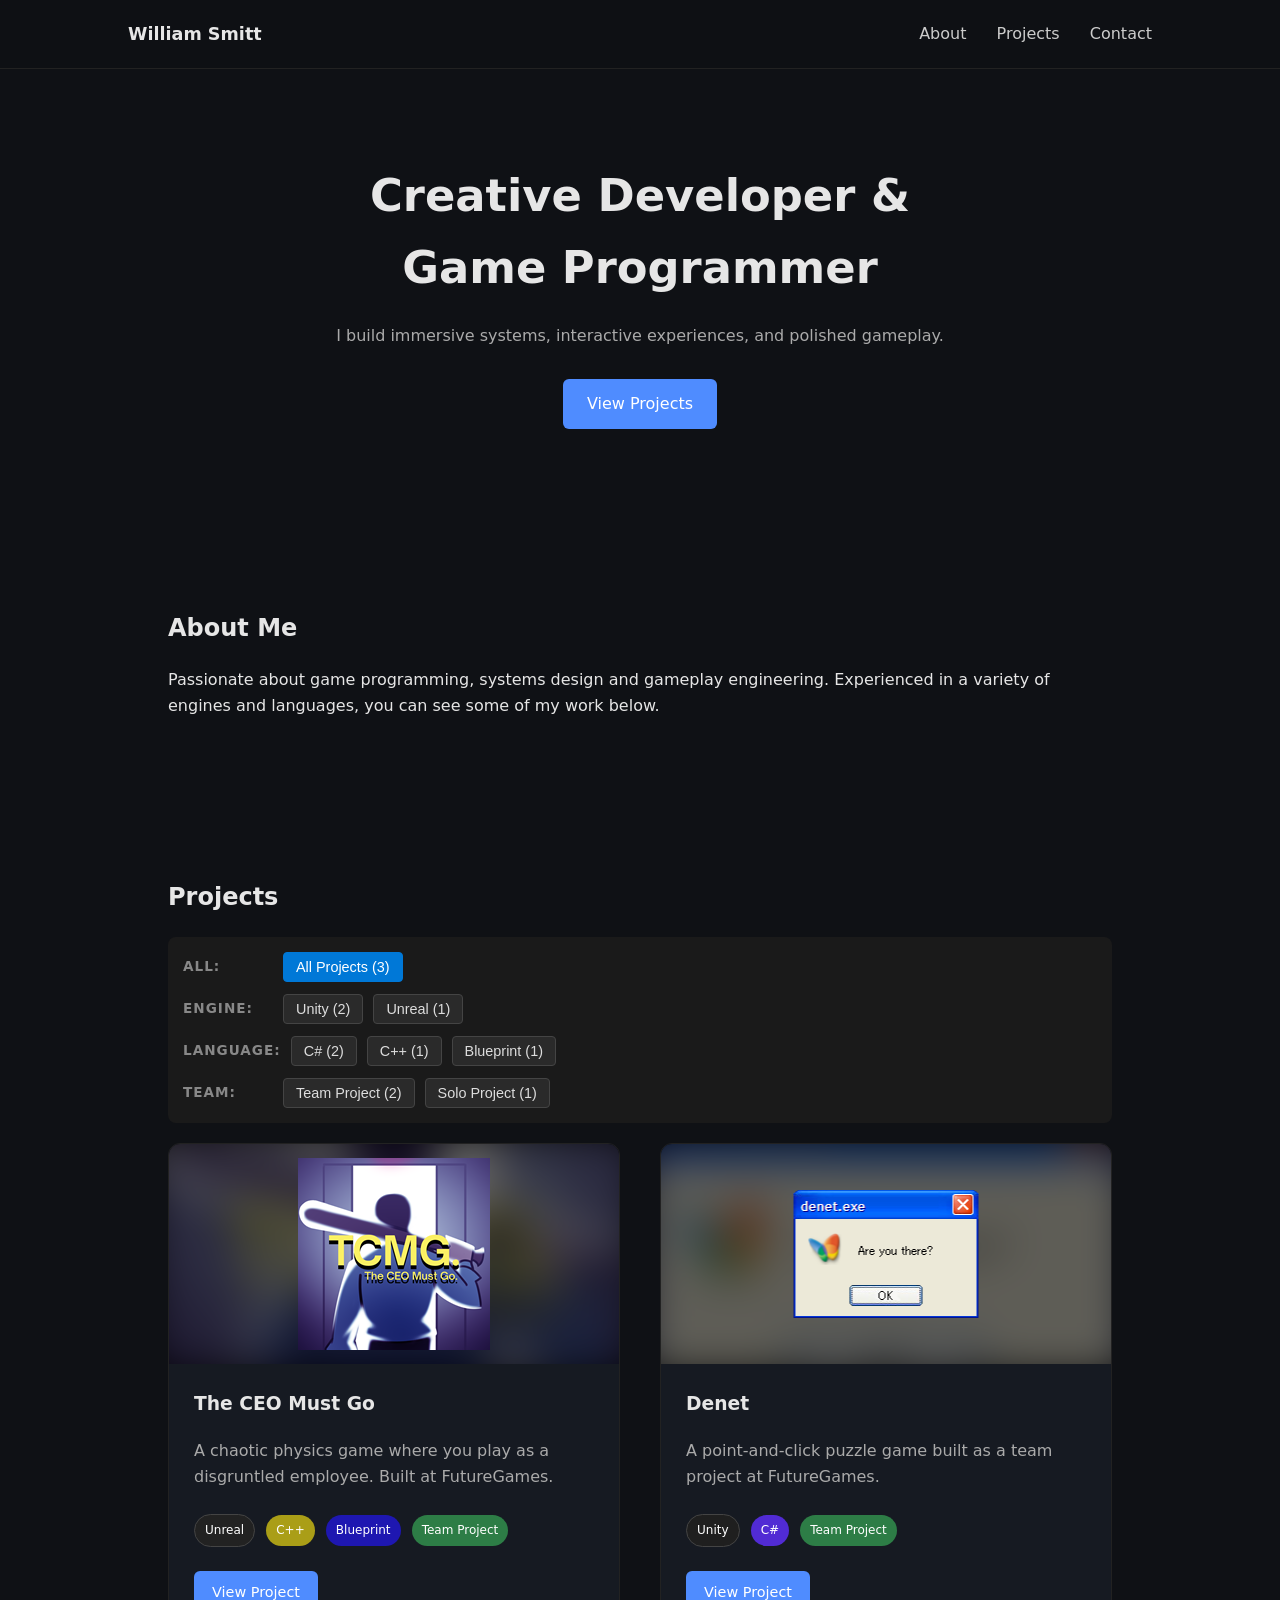
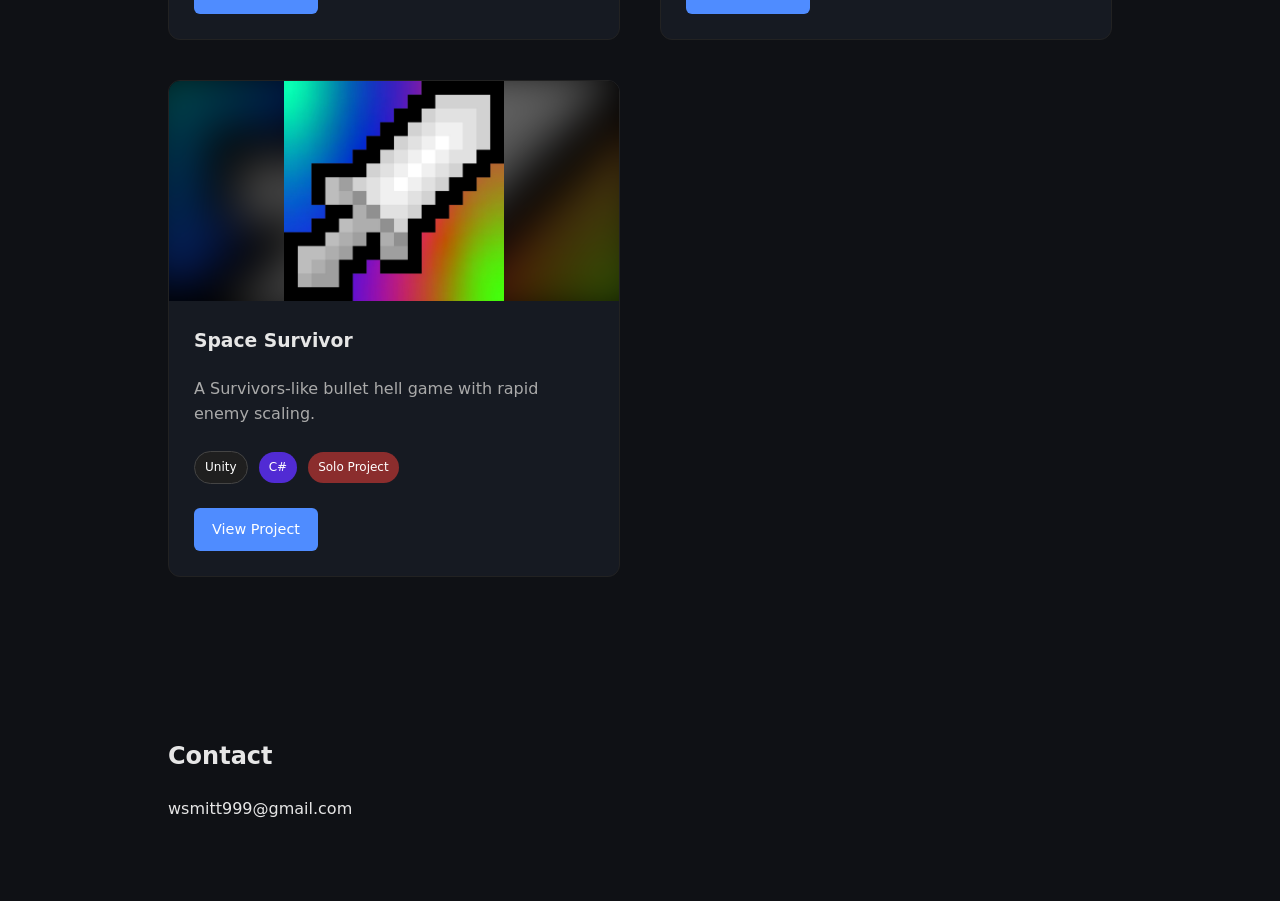
<file: index.html>
<!DOCTYPE html>
<html lang="en">
<head>
    <meta charset="UTF-8">
    <title>William Smitt</title>
    <meta name="viewport" content="width=device-width, initial-scale=1.0">
    <link rel="stylesheet" href="style.css">

    <style>
        .project-filters {
            display: flex;
            flex-direction: column;
            gap: 12px;
            margin: 20px 0;
            background: #1a1a1a; /* Dark background container for filters */
            padding: 15px;
            border-radius: 8px;
        }

        .filter-category {
            display: flex;
            align-items: center;
            gap: 10px;
            flex-wrap: wrap;
        }

        .category-label {
            font-weight: bold;
            min-width: 90px;
            color: #888;
            font-size: 0.85rem;
            text-transform: uppercase;
            letter-spacing: 1px;
        }

        .filter-btn {
            background-color: #2a2a2a;
            color: #ddd;
            border: 1px solid #444;
            padding: 6px 12px;
            border-radius: 4px;
            cursor: pointer;
            font-size: 0.9rem;
            transition: all 0.2s ease;
        }

            .filter-btn:hover {
                background-color: #444;
                color: #fff;
            }

            .filter-btn.active {
                background-color: #0078d7; /* Change to your portfolio's accent color */
                color: white;
                border-color: #0078d7;
            }
        /* The secret weapon: ensures hidden projects actually disappear without breaking grid layouts */
        .project-card.hidden {
            display: none !important;
        }
    </style>
</head>
<body>

    <nav class="navbar">
        <div class="nav-left">
            <span class="logo">William Smitt</span>
        </div>
        <div class="nav-right">
            <a href="#about">About</a>
            <a href="#projects">Projects</a>
            <a href="#contact">Contact</a>
        </div>
    </nav>

    <section class="hero">
        <h1>Creative Developer & Game Programmer</h1>
        <p>I build immersive systems, interactive experiences, and polished gameplay.</p>
        <a href="#projects" class="primary-btn">View Projects</a>
    </section>

    <section id="about" class="section">
        <h2>About Me</h2>
        <p>
            Passionate about game programming, systems design and gameplay engineering.
            Experienced in a variety of engines and languages, you can see some of my work below.
        </p>
    </section>

    <section id="projects" class="section">
        <div class="projectheader">
            <h2>Projects</h2>

            <div class="project-filters">
                <div class="filter-category">
                    <span class="category-label">All:</span>
                    <button class="filter-btn active" data-filter="all">All Projects (<span id="all-count">0</span>)</button>
                </div>

                <div class="filter-category">
                    <span class="category-label">Engine:</span>
                    <button class="filter-btn" data-filter="unity">Unity (<span class="count">0</span>)</button>
                    <button class="filter-btn" data-filter="unreal">Unreal (<span class="count">0</span>)</button>
                </div>

                <div class="filter-category">
                    <span class="category-label">Language:</span>
                    <button class="filter-btn" data-filter="csharp">C# (<span class="count">0</span>)</button>
                    <button class="filter-btn" data-filter="cpp">C++ (<span class="count">0</span>)</button>
                    <button class="filter-btn" data-filter="bp">Blueprint (<span class="count">0</span>)</button>
                </div>

                <div class="filter-category">
                    <span class="category-label">Team:</span>
                    <button class="filter-btn" data-filter="team">Team Project (<span class="count">0</span>)</button>
                    <button class="filter-btn" data-filter="solo">Solo Project (<span class="count">0</span>)</button>
                </div>
            </div>
        </div>


        <div class="project-grid">

            <div class="project-card">
                <div class="project-image">
                    <img class="bg-image" src="images/GameProject3.png" alt="">
                    <img class="main-image" src="images/GameProject3.png" alt="Project preview">
                </div>
                <div class="project-body">
                    <h3>The CEO Must Go</h3>
                    <p>A chaotic physics game where you play as a disgruntled employee. Built at FutureGames.</p>
                    <div class="tags">
                        <span class="tag unreal">Unreal</span>
                        <span class="tag cpp">C++</span>
                        <span class="tag bp">Blueprint</span>
                        <span class="tag team">Team Project</span>
                    </div>
                    <div class="project-buttons">
                        <a href="projects/project3.html" class="btn">View Project</a>
                    </div>
                </div>
            </div>

            <div class="project-card">
                <div class="project-image">
                    <img class="bg-image" src="images/itchioLogo.png" alt="">
                    <img class="main-image" src="images/itchioLogo.png" alt="Project preview">
                </div>
                <div class="project-body">
                    <h3>Denet</h3>
                    <p>A point-and-click puzzle game built as a team project at FutureGames.</p>
                    <div class="tags">
                        <span class="tag unity">Unity</span>
                        <span class="tag csharp">C#</span>
                        <span class="tag team">Team Project</span>
                    </div>
                    <div class="project-buttons">
                        <a href="projects/project1_2.html" class="btn">View Project</a>
                    </div>
                </div>
            </div>

            <div class="project-card">
                <div class="project-image">
                    <img class="bg-image" src="images/icon.jpg" alt="">
                    <img class="main-image" src="images/icon.jpg" alt="Project preview">
                </div>
                <div class="project-body">
                    <h3>Space Survivor</h3>
                    <p>A Survivors-like bullet hell game with rapid enemy scaling.</p>
                    <div class="tags">
                        <span class="tag unity">Unity</span>
                        <span class="tag csharp">C#</span>
                        <span class="tag solo">Solo Project</span>
                    </div>
                    <div class="project-buttons">
                        <a href="projects/project2.html" target="_blank" class="btn">View Project</a>
                    </div>
                </div>
            </div>

        </div>
    </section>

    <section id="contact" class="section">
        <h2>Contact</h2>
        <p>wsmitt999@gmail.com</p>
    </section>

    <script>
        document.addEventListener("DOMContentLoaded", () => {
            const projects = document.querySelectorAll(".project-card");
            const filterBtns = document.querySelectorAll(".filter-btn");

            // 1. Setup default total count
            const allCountEl = document.getElementById("all-count");
            if (allCountEl) allCountEl.textContent = projects.length;

            // 2. Scan project tags and populate button numbers dynamically
            filterBtns.forEach(btn => {
                const filter = btn.getAttribute("data-filter");
                if (filter !== "all") {
                    let count = 0;
                    projects.forEach(project => {
                        // Check if this project card contains a span matching our data-filter class
                        if (project.querySelector(`.tag.${filter}`)) {
                            count++;
                        }
                    });

                    const countSpan = btn.querySelector(".count");
                    if (countSpan) countSpan.textContent = count;
                }
            });

            // 3. Click handler logic
            filterBtns.forEach(btn => {
                btn.addEventListener("click", () => {
                    // Toggle active visual states
                    filterBtns.forEach(b => b.classList.remove("active"));
                    btn.classList.add("active");

                    const currentFilter = btn.getAttribute("data-filter");

                    // Filter the DOM cards using our specialized CSS utility class
                    projects.forEach(project => {
                        if (currentFilter === "all") {
                            project.classList.remove("hidden");
                        } else {
                            if (project.querySelector(`.tag.${currentFilter}`)) {
                                project.classList.remove("hidden");
                            } else {
                                project.classList.add("hidden");
                            }
                        }
                    });
                });
            });
        });
    </script>
</body>
</html>
</file>
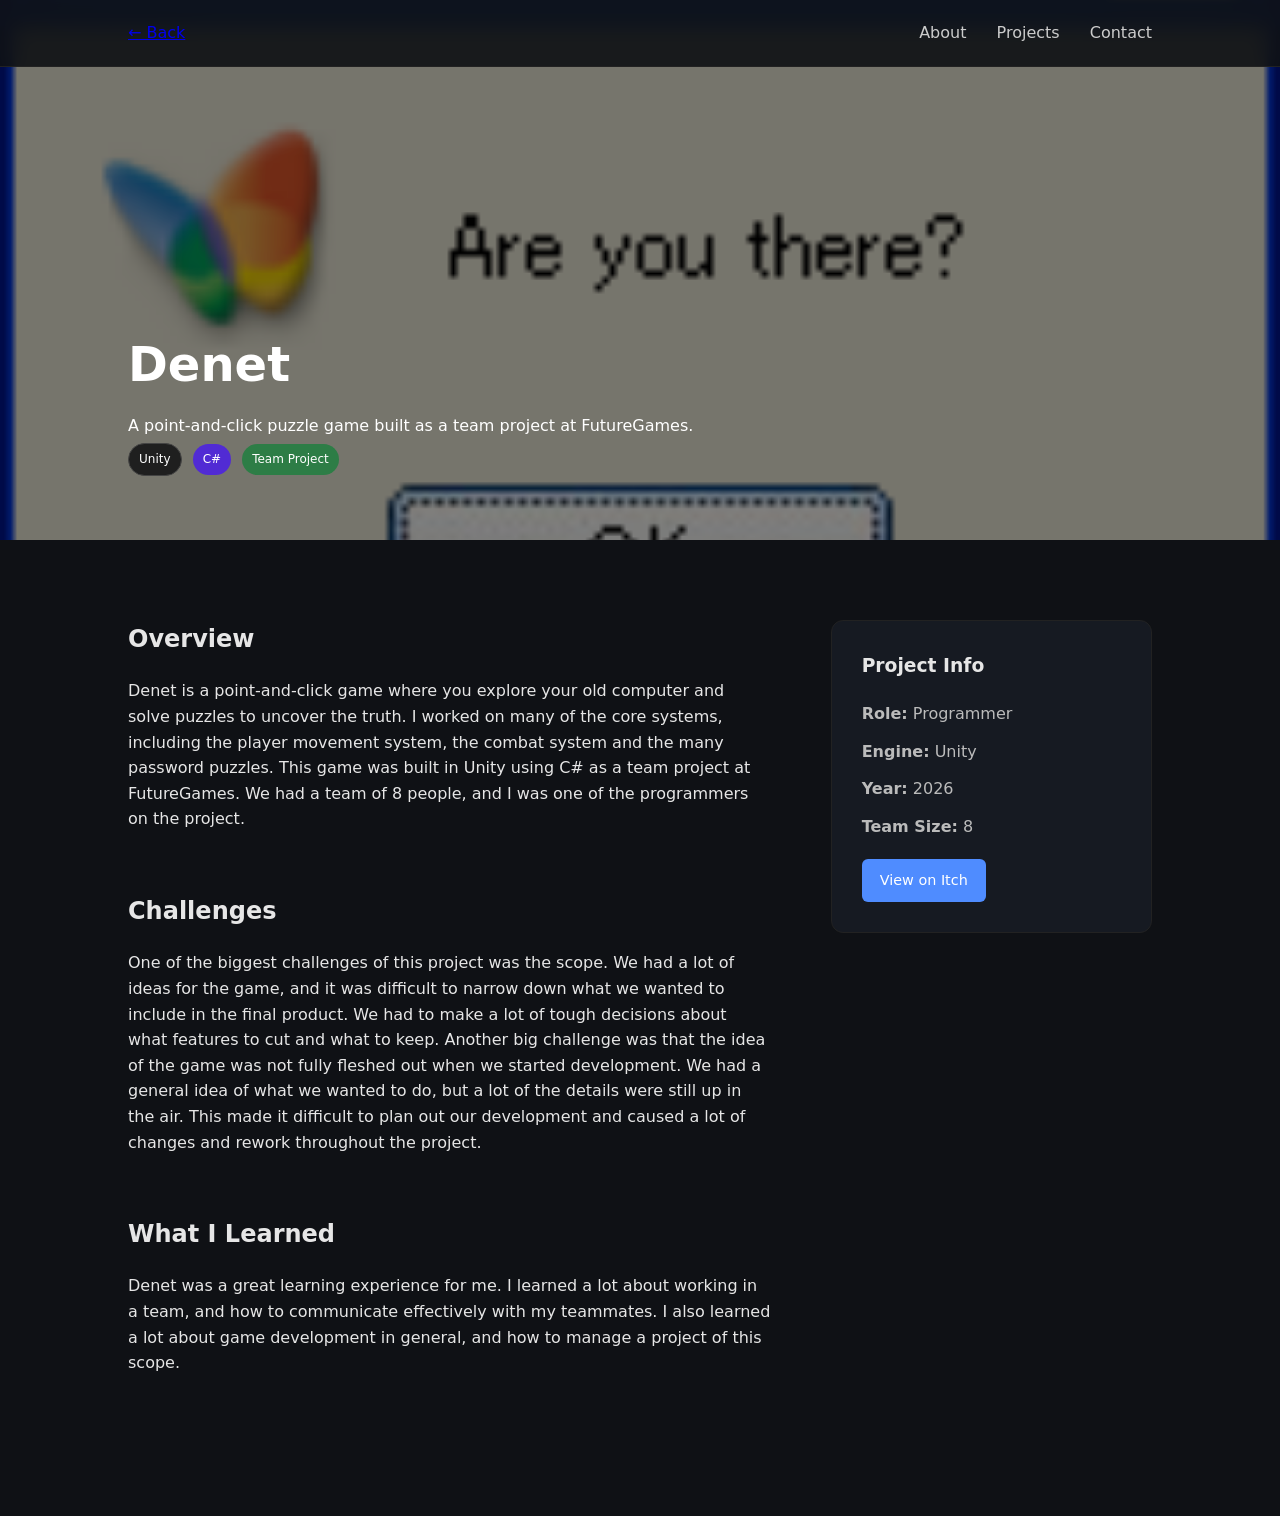
<file: projects/project1_2.html>
<!DOCTYPE html>
<html lang="en">
<head>
    <meta charset="UTF-8">
    <title>Denet – William Smitt</title>
    <meta name="viewport" content="width=device-width, initial-scale=1.0">
    <link rel="stylesheet" href="../style.css">
</head>
<body>

    <!-- NAVBAR -->
    <nav class="navbar">
        <div class="nav-left">
            <a href="../index.html" class="back-btn">← Back</a>
        </div>

        <div class="nav-right">
            <a href="../index.html#about">About</a>
            <a href="../index.html#projects">Projects</a>
            <a href="../index.html#contact">Contact</a>
        </div>
    </nav>

    <!-- HERO -->
    <section class="project-hero">
        <img src="../images/itchioLogo.png" alt="Project hero image">

        <div class="hero-overlay">
            <h1>Denet</h1>
            <p>A point-and-click puzzle game built as a team project at FutureGames.</p>

            <div class="tags">
                <span class="tag unity">Unity</span>
                <span class="tag csharp">C#</span>
                <span class="tag team">Team Project</span>
            </div>
        </div>
    </section>

    <!-- MAIN CONTENT -->
    <main class="project-container">

        <div class="project-grid-layout">

            <!-- LEFT SIDE CONTENT -->
            <div class="project-content">

                <section>
                    <h2>Overview</h2>
                    <p>
                        Denet is a point-and-click game where you explore your old computer and solve puzzles to uncover the truth.
                        I worked on many of the core systems, including the player movement system, the combat system and the many password puzzles.
                        This game was built in Unity using C# as a team project at FutureGames. We had a team of 8 people, and I was one of the programmers on the project.
                    </p>
                </section>

                <section>
                    <h2>Challenges</h2>
                    <p>
                        One of the biggest challenges of this project was the scope. We had a lot of ideas for the game, and it was difficult to narrow down what we wanted to include in the final product. We had to make a lot of tough decisions about what features to cut and what to keep.
                        Another big challenge was that the idea of the game was not fully fleshed out when we started development. We had a general idea of what we wanted to do, but a lot of the details were still up in the air. This made it difficult to plan out our development and caused a lot of changes and rework throughout the project.
                    </p>
                </section>

                <section>
                    <h2>What I Learned</h2>
                    <p>
                        Denet was a great learning experience for me. I learned a lot about working in a team, and how to communicate effectively with my teammates. I also learned a lot about game development in general, and how to manage a project of this scope.
                    </p>
                </section>

            </div>

            <!-- RIGHT SIDE PANEL -->
            <aside class="project-sidebar">

                <div class="sidebar-card">
                    <h3>Project Info</h3>

                    <ul>
                        <li><strong>Role:</strong> Programmer</li>
                        <li><strong>Engine:</strong> Unity</li>
                        <li><strong>Year:</strong> 2026</li>
                        <li><strong>Team Size:</strong> 8</li>
                    </ul>

                    <div class="project-buttons">
                        <a href="https://futuregames.itch.io/denet" target="_blank" class="btn">View on Itch</a>
                    </div>
                </div>

            </aside>

        </div>

    </main>

</body>
</html>
</file>
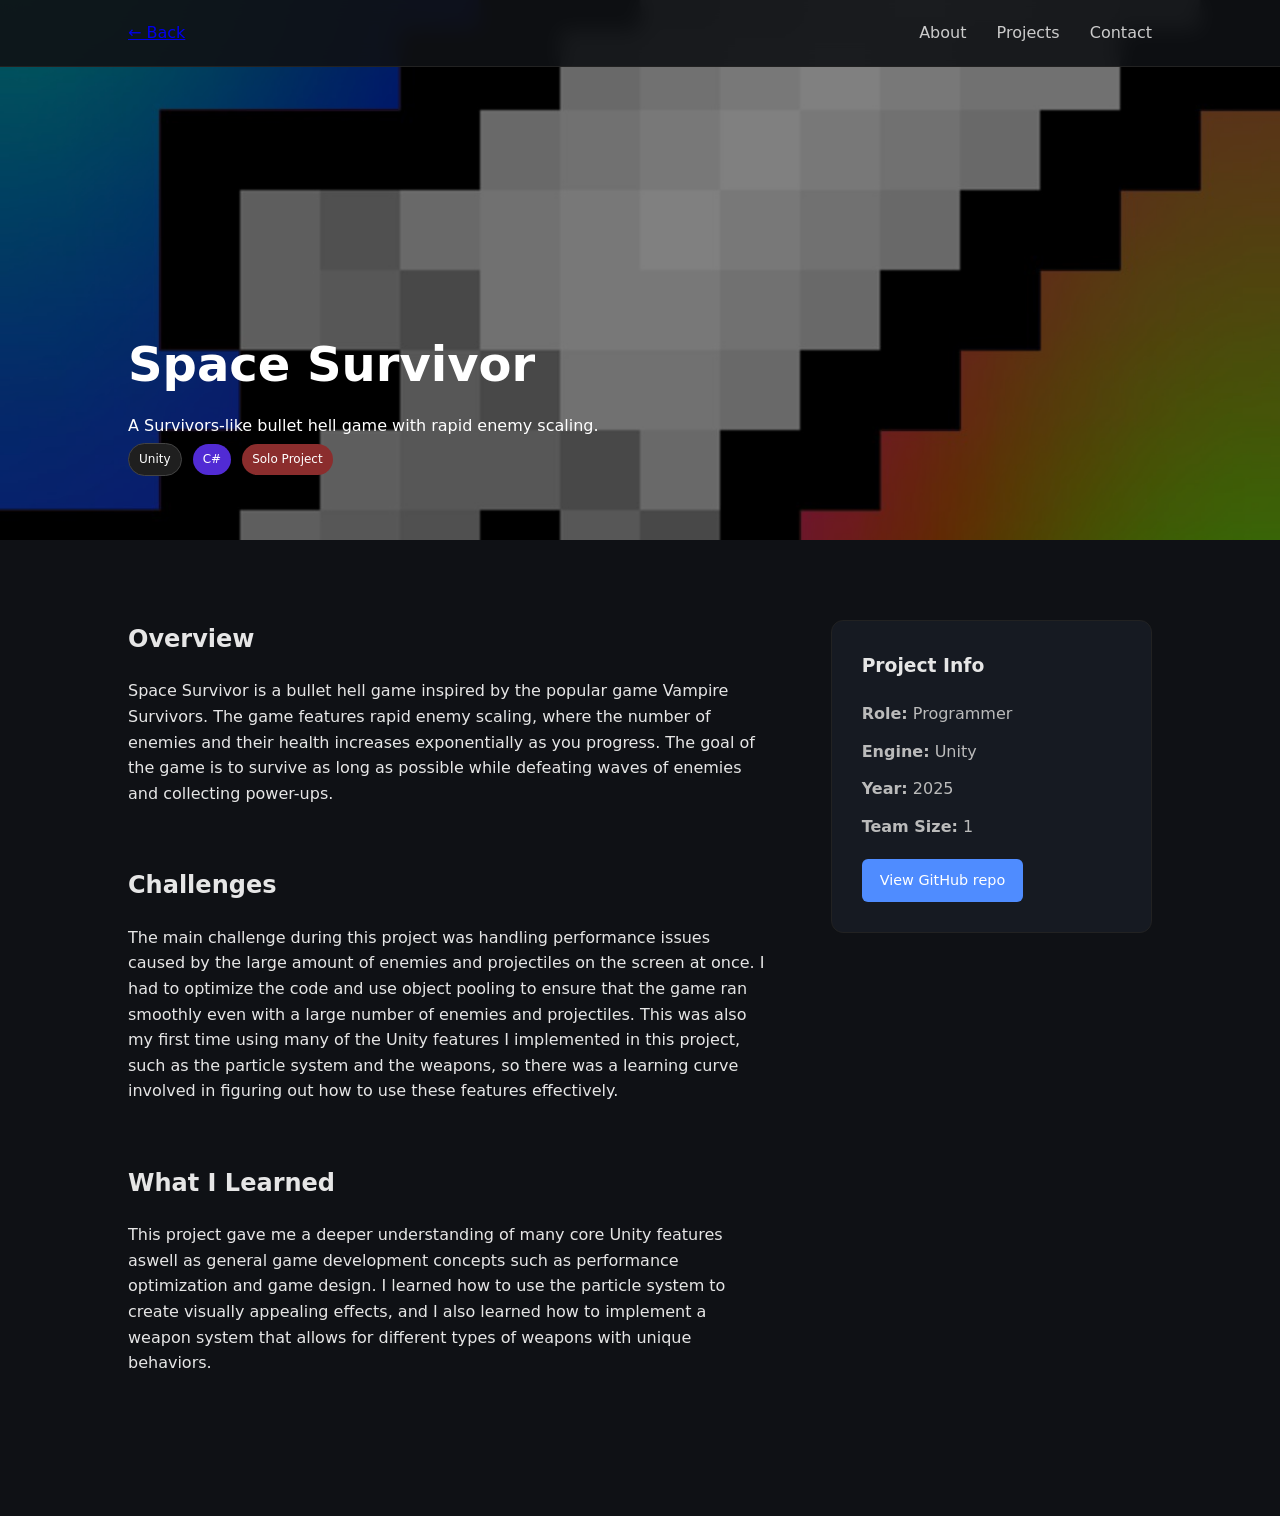
<file: projects/project2.html>
﻿<!DOCTYPE html>
<html lang="en">
<head>
    <meta charset="UTF-8">
    <title>Space Survivor – William Smitt</title>
    <meta name="viewport" content="width=device-width, initial-scale=1.0">
    <link rel="stylesheet" href="../style.css">
</head>
<body>

    <!-- NAVBAR -->
    <nav class="navbar">
        <div class="nav-left">
            <a href="../index.html" class="back-btn">← Back</a>
        </div>

        <div class="nav-right">
            <a href="../index.html#about">About</a>
            <a href="../index.html#projects">Projects</a>
            <a href="../index.html#contact">Contact</a>
        </div>
    </nav>

    <!-- HERO -->
    <section class="project-hero">
        <img src="../images/icon.jpg" alt="Project hero image">

        <div class="hero-overlay">
            <h1>Space Survivor</h1>
            <p>A Survivors-like bullet hell game with rapid enemy scaling.</p>

            <div class="tags">
                <span class="tag unity">Unity</span>
                <span class="tag csharp">C#</span>
                <span class="tag solo">Solo Project</span>
            </div>
        </div>
    </section>

    <!-- MAIN CONTENT -->
    <main class="project-container">

        <div class="project-grid-layout">

            <!-- LEFT SIDE CONTENT -->
            <div class="project-content">

                <section>
                    <h2>Overview</h2>
                    <p>
                        Space Survivor is a bullet hell game inspired by the popular game Vampire Survivors. The game features rapid enemy scaling, where the number of enemies and their health increases exponentially as you progress. The goal of the game is to survive as long as possible while defeating waves of enemies and collecting power-ups.
                    </p>
                </section>

                <section>
                    <h2>Challenges</h2>
                    <p>
                        The main challenge during this project was handling performance issues caused by the large amount of enemies and projectiles on the screen at once. I had to optimize the code and use object pooling to ensure that the game ran smoothly even with a large number of enemies and projectiles.
                        This was also my first time using many of the Unity features I implemented in this project, such as the particle system and the weapons, so there was a learning curve involved in figuring out how to use these features effectively.
                    </p>
                </section>

                <section>
                    <h2>What I Learned</h2>
                    <p>
                        This project gave me a deeper understanding of many core Unity features aswell as general game development concepts such as performance optimization and game design. I learned how to use the particle system to create visually appealing effects, and I also learned how to implement a weapon system that allows for different types of weapons with unique behaviors.
                    </p>
                </section>

            </div>

            <!-- RIGHT SIDE PANEL -->
            <aside class="project-sidebar">

                <div class="sidebar-card">
                    <h3>Project Info</h3>

                    <ul>
                        <li><strong>Role:</strong> Programmer</li>
                        <li><strong>Engine:</strong> Unity</li>
                        <li><strong>Year:</strong> 2025</li>
                        <li><strong>Team Size:</strong> 1</li>
                    </ul>

                    <div class="project-buttons">
                        <a href="https://github.com/wsmitt1/SpaceSurvivor" target="_blank" class="btn">View GitHub repo</a>
                    </div>
                </div>

            </aside>

        </div>

    </main>

</body>
</html>
</file>
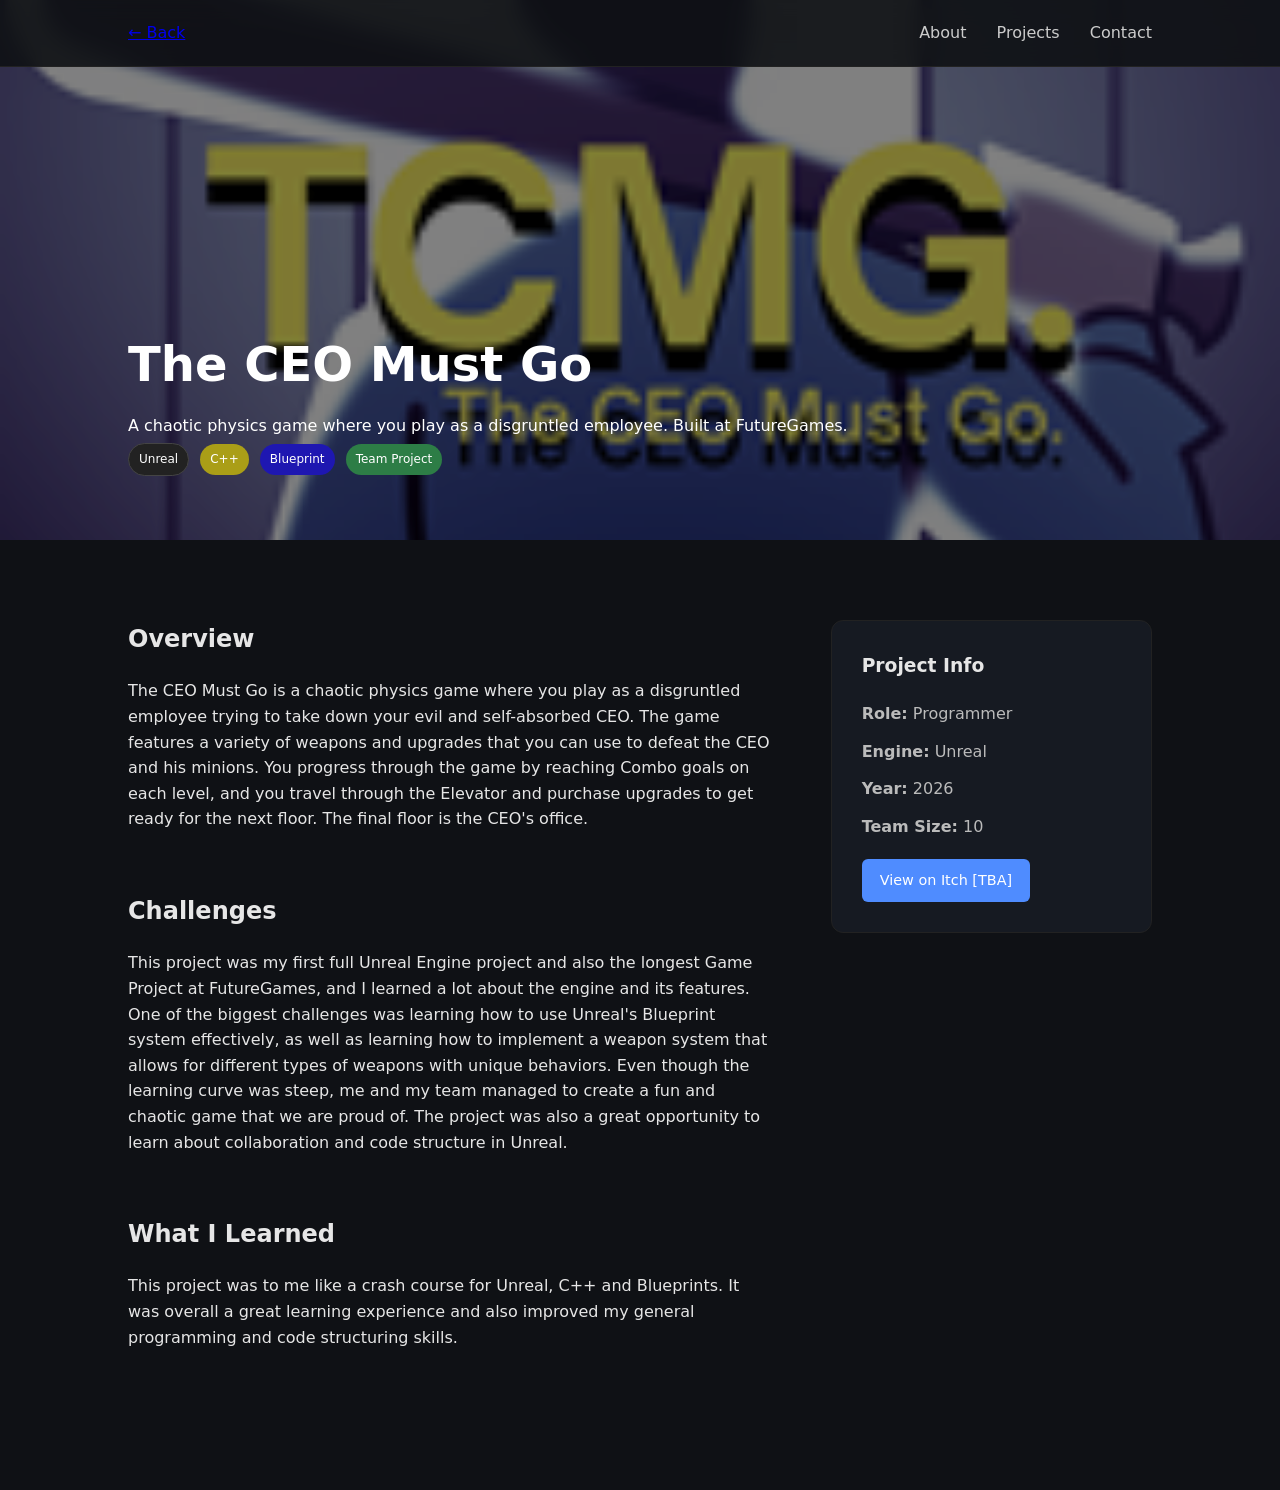
<file: projects/project3.html>
﻿<!DOCTYPE html>
<html lang="en">
<head>
    <meta charset="UTF-8">
    <title>The CEO Must Go – William Smitt</title>
    <meta name="viewport" content="width=device-width, initial-scale=1.0">
    <link rel="stylesheet" href="../style.css">
</head>
<body>

    <!-- NAVBAR -->
    <nav class="navbar">
        <div class="nav-left">
            <a href="../index.html" class="back-btn">← Back</a>
        </div>

        <div class="nav-right">
            <a href="../index.html#about">About</a>
            <a href="../index.html#projects">Projects</a>
            <a href="../index.html#contact">Contact</a>
        </div>
    </nav>

    <!-- HERO -->
    <section class="project-hero">
        <img src="../images/GameProject3.png" alt="Project hero image">

        <div class="hero-overlay">
            <h1>The CEO Must Go</h1>
            <p>A chaotic physics game where you play as a disgruntled employee. Built at FutureGames.</p>

            <div class="tags">
                <span class="tag unreal">Unreal</span>
                <span class="tag cpp">C++</span>
                <span class="tag bp">Blueprint</span>
                <span class="tag team">Team Project</span>
            </div>
        </div>
    </section>

    <!-- MAIN CONTENT -->
    <main class="project-container">

        <div class="project-grid-layout">

            <!-- LEFT SIDE CONTENT -->
            <div class="project-content">

                <section>
                    <h2>Overview</h2>
                    <p>
                        The CEO Must Go is a chaotic physics game where you play as a disgruntled employee trying to take down your evil and self-absorbed CEO. The game features a variety of weapons and upgrades that you can use to defeat the CEO and his minions. You progress through the game by reaching Combo goals on each level, and you travel through the Elevator and purchase upgrades to get ready for the next floor. The final floor is the CEO's office.
                    </p>
                </section>

                <section>
                    <h2>Challenges</h2>
                    <p>
                        This project was my first full Unreal Engine project and also the longest Game Project at FutureGames, and I learned a lot about the engine and its features. One of the biggest challenges was learning how to use Unreal's Blueprint system effectively, as well as learning how to implement a weapon system that allows for different types of weapons with unique behaviors.
                        Even though the learning curve was steep, me and my team managed to create a fun and chaotic game that we are proud of. The project was also a great opportunity to learn about collaboration and code structure in Unreal.
                    </p>
                </section>

                <section>
                    <h2>What I Learned</h2>
                    <p>
                        This project was to me like a crash course for Unreal, C++ and Blueprints. It was overall a great learning experience and also improved my general programming and code structuring skills. 
                    </p>
                </section>

            </div>

            <!-- RIGHT SIDE PANEL -->
            <aside class="project-sidebar">

                <div class="sidebar-card">
                    <h3>Project Info</h3>

                    <ul>
                        <li><strong>Role:</strong> Programmer</li>
                        <li><strong>Engine:</strong> Unreal</li>
                        <li><strong>Year:</strong> 2026</li>
                        <li><strong>Team Size:</strong> 10</li>
                    </ul>

                    <div class="project-buttons">
                        <a href="https://github.com/wsmitt1/SpaceSurvivor" target="_blank" class="btn">View on Itch [TBA]</a>
                    </div>
                </div>

            </aside>

        </div>

    </main>

</body>
</html>
</file>
<file: style.css>
/* ============================= */
/* BASE */
/* ============================= */

* {
    box-sizing: border-box;
    margin: 0;
    padding: 0;
}

body {
    font-family: system-ui, -apple-system, sans-serif;
    background: #0f1115;
    color: #e6e6e6;
    line-height: 1.6;
}

.section {
    padding: 80px 10%;
    max-width: 1200px;
    margin: auto;
}

h1, h2, h3 {
    margin-bottom: 20px;
}

/* ============================= */
/* NAVBAR */
/* ============================= */

.navbar {
    position: fixed;
    top: 0;
    width: 100%;
    background: rgba(15, 17, 21, 0.9);
    backdrop-filter: blur(10px);
    padding: 20px 10%;
    display: flex;
    justify-content: space-between;
    align-items: center;
    border-bottom: 1px solid #222;
    z-index: 1000;
}

.logo {
    font-weight: 600;
    font-size: 1.1rem;
}

.nav-right a {
    margin-left: 25px;
    text-decoration: none;
    color: #ccc;
    transition: color 0.2s ease;
}

    .nav-right a:hover {
        color: white;
    }

/* ============================= */
/* HERO */
/* ============================= */

.hero {
    padding: 160px 10% 100px;
    text-align: center;
    max-width: 900px;
    margin: auto;
}

    .hero h1 {
        font-size: 2.8rem;
    }

    .hero p {
        margin: 20px 0 30px;
        color: #aaa;
    }

.primary-btn {
    display: inline-block;
    padding: 12px 24px;
    background: #4f8cff;
    color: white;
    border-radius: 6px;
    text-decoration: none;
    transition: background 0.2s ease;
}

    .primary-btn:hover {
        background: #3a6fd8;
    }

/* ============================= */
/* PROJECTS */
/* ============================= */

.project-grid {
    display: grid;
    grid-template-columns: repeat(auto-fit, minmax(320px, 1fr));
    gap: 40px;
}

.project-card {
    background: #161a22;
    border-radius: 12px;
    overflow: hidden;
    border: 1px solid #222;
    transition: transform 0.3s ease, border 0.3s ease;
}


.project-body {
    padding: 25px;
}

    .project-body p {
        color: #aaa;
        margin-bottom: 20px;
    }

/* =============================== */
/* ORIGINAL BLUR STYLE (Stable)   */
/* =============================== */

/* ============================= */
/* PROJECTS - FIXED HOVER */
/* ============================= */

.project-card {
    background: #161a22;
    border-radius: 12px;
    overflow: hidden;
    border: 1px solid #222;
    /* Ensure only the card transforms */
    transition: transform 0.3s ease, border-color 0.3s ease;
}

    /* This is the only hover animation that will run */
    .project-card:hover {
        transform: translateY(-8px);
        border-color: #4f8cff;
    }

.project-image {
    position: relative;
    height: 220px;
    overflow: hidden;
    background: #000;
}

/* Background remains static */
.bg-image {
    position: absolute;
    top: 0;
    left: 0;
    width: 100%;
    height: 100%;
    object-fit: cover;
    filter: blur(20px) brightness(0.4);
    transform: scale(1.1); /* Slight overscale to hide blur edges */
}

/* Foreground remains static and centered */
.main-image {
    position: absolute;
    top: 50%;
    left: 50%;
    transform: translate(-50%, -50%); /* Keeps it centered */
    max-width: 100%;
    max-height: 100%;
    width: auto;
    height: auto;
    object-fit: contain;
    z-index: 2;
}

/* REMOVED: .project-card:hover .main-image rule has been deleted to stop the teleporting */

/* ============================= */
/* TAGS */
/* ============================= */

.tags {
    margin-bottom: 20px;
}

.tag {
    display: inline-block;
    padding: 6px 10px;
    margin: 4px 6px 4px 0;
    font-size: 0.75rem;
    border-radius: 20px;
    font-weight: 500;
}
/* Filter Container */
.project-filters {
    display: flex;
    flex-direction: column;
    gap: 15px;
    margin-bottom: 30px;
}

/* Category Row */
.filter-category {
    display: flex;
    align-items: center;
    gap: 10px;
    flex-wrap: wrap;
}

.category-label {
    font-weight: bold;
    min-width: 80px; /* Aligns the buttons neatly */
    color: #fff; /* Adjust to your text color */
}

/* Base Button Styling */
.filter-btn {
    background-color: #2a2a2a; /* Adjust to your theme */
    color: #ddd;
    border: 1px solid #444;
    padding: 6px 12px;
    border-radius: 4px;
    cursor: pointer;
    font-size: 0.9rem;
    transition: all 0.2s ease;
}

    .filter-btn:hover {
        background-color: #444;
    }

    /* Active State */
    .filter-btn.active {
        background: #4f8cff;
        color: white;
    }

    /* Color-coded tags */
    .tag.unity {
        background: #1f1f1f;
        color: #fff;
        border: 1px solid #444;
    }

    .tag.csharp {
        background: #512bd4;
        color: white;
    }

    .tag.cpp {
        background: #aa9e17;
        color: white;
    }

    .tag.bp {
        background: #1e17b1;
        color: white;
    }

    .tag.unreal {
        background: #222;
        color: #fff;
        border: 1px solid #444;
    }

    .tag.team {
        background: #2d7d46;
        color: white;
    }

    .tag.solo {
        background: #8b2d2d;
        color: white;
    }

/* ============================= */
/* BUTTONS */
/* ============================= */

.btn {
    display: inline-block;
    padding: 10px 18px;
    background: #4f8cff;
    color: white;
    text-decoration: none;
    border-radius: 6px;
    font-size: 0.9rem;
    transition: background 0.2s ease;
}

    .btn.secondary {
        background: #333;
    }

    .btn:hover {
        background: #3a6fd8;
    }

/* ============================= */
/* RESPONSIVE */
/* ============================= */

@media (max-width: 768px) {
    .hero h1 {
        font-size: 2rem;
    }
}

/* ================================= */
/* PROJECT HERO */
/* ================================= */

.project-hero {
    position: relative;
    height: 60vh;
    overflow: hidden;
}

    .project-hero img {
        width: 100%;
        height: 100%;
        object-fit: cover;
        filter: brightness(0.5);
    }

.hero-overlay {
    position: absolute;
    bottom: 40px;
    left: 10%;
    color: white;
}

    .hero-overlay h1 {
        font-size: 3rem;
        margin-bottom: 10px;
    }

/* ================================= */
/* PROJECT CONTAINER */
/* ================================= */

.project-container {
    padding: 80px 10%;
    max-width: 1300px;
    margin: auto;
}

.project-grid-layout {
    display: grid;
    grid-template-columns: 2fr 1fr;
    gap: 60px;
}

/* LEFT CONTENT */
.project-content section {
    margin-bottom: 60px;
}

.project-content h2 {
    margin-bottom: 20px;
}

/* ================================= */
/* SIDEBAR */
/* ================================= */

.project-sidebar {
    position: sticky;
    top: 120px;
}

.sidebar-card {
    background: #161a22;
    padding: 30px;
    border-radius: 12px;
    border: 1px solid #222;
}

    .sidebar-card ul {
        list-style: none;
        margin: 20px 0;
    }

    .sidebar-card li {
        margin-bottom: 12px;
        color: #bbb;
    }

/* ================================= */
/* RESPONSIVE */
/* ================================= */

@media (max-width: 900px) {
    .project-grid-layout {
        grid-template-columns: 1fr;
    }

    .project-sidebar {
        position: relative;
        top: 0;
    }

    .project-hero {
        height: 40vh;
    }

    .hero-overlay h1 {
        font-size: 2rem;
    }
}
</file>
